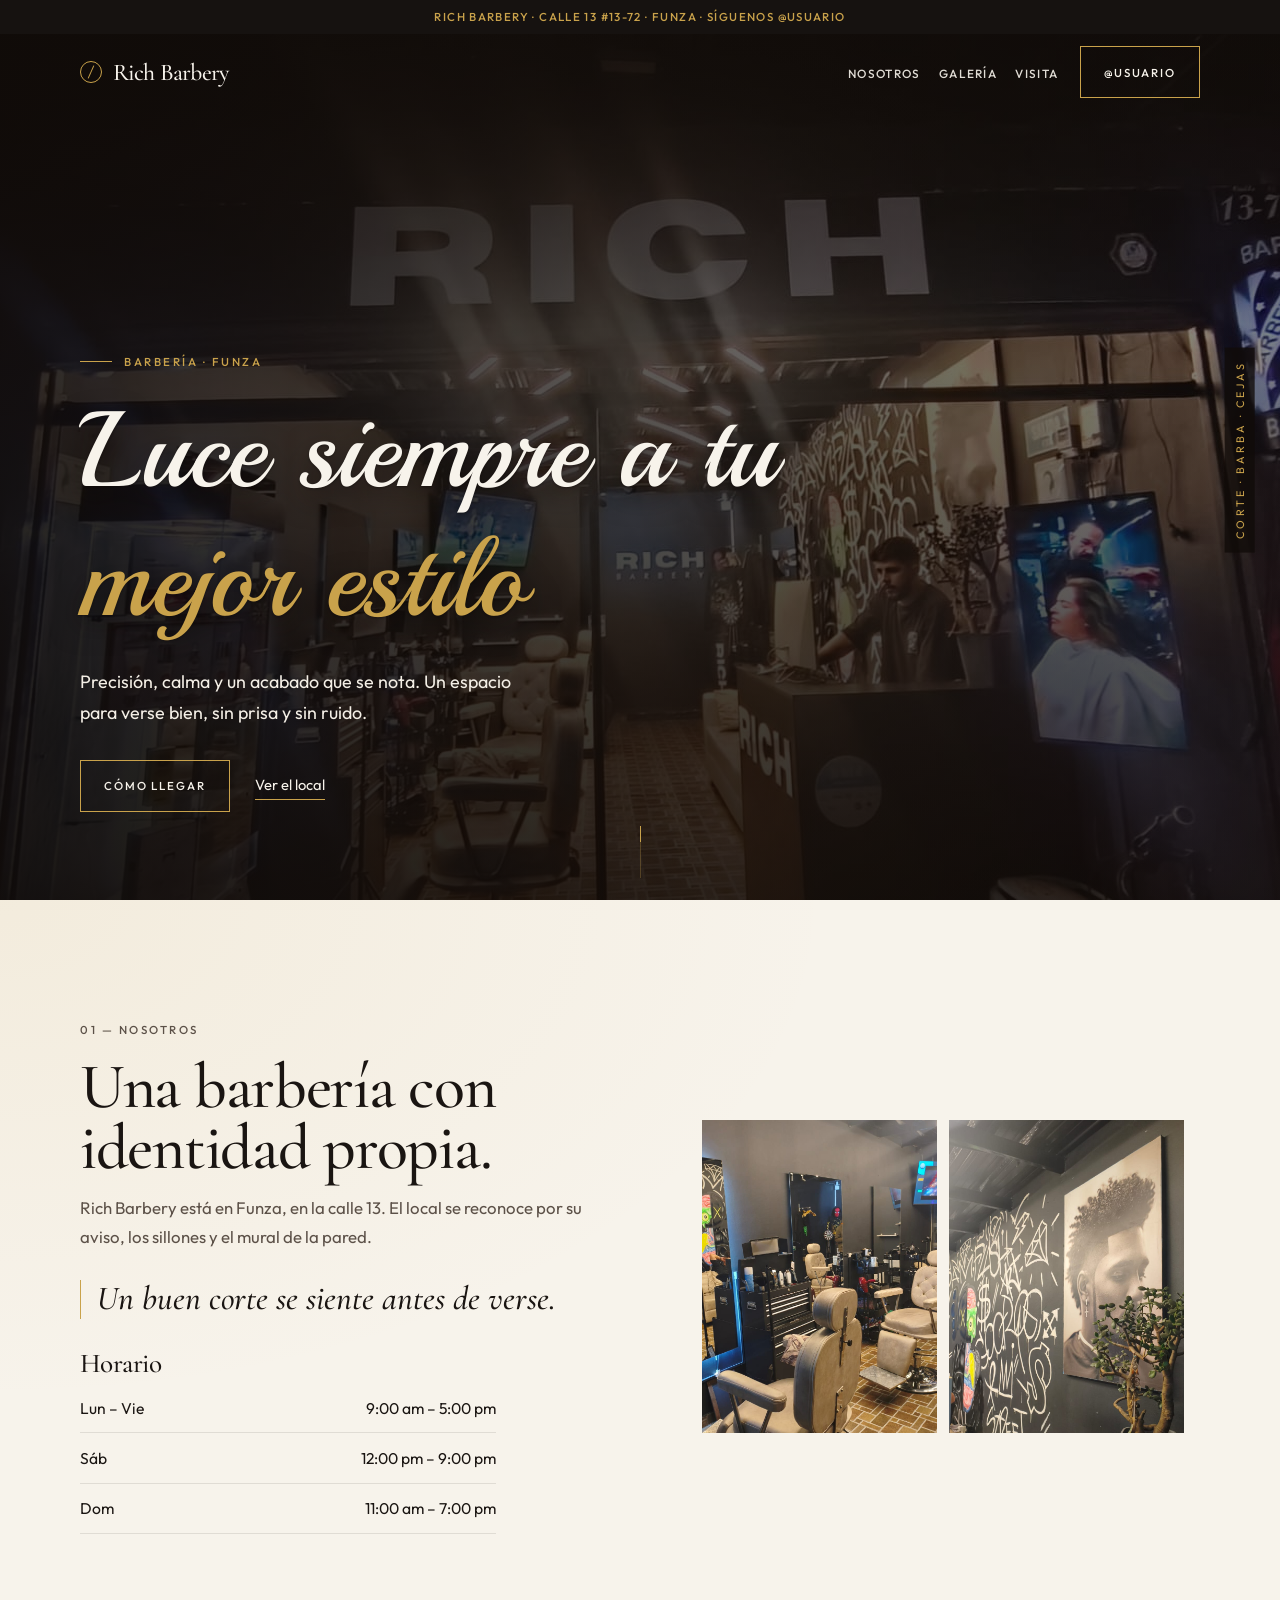
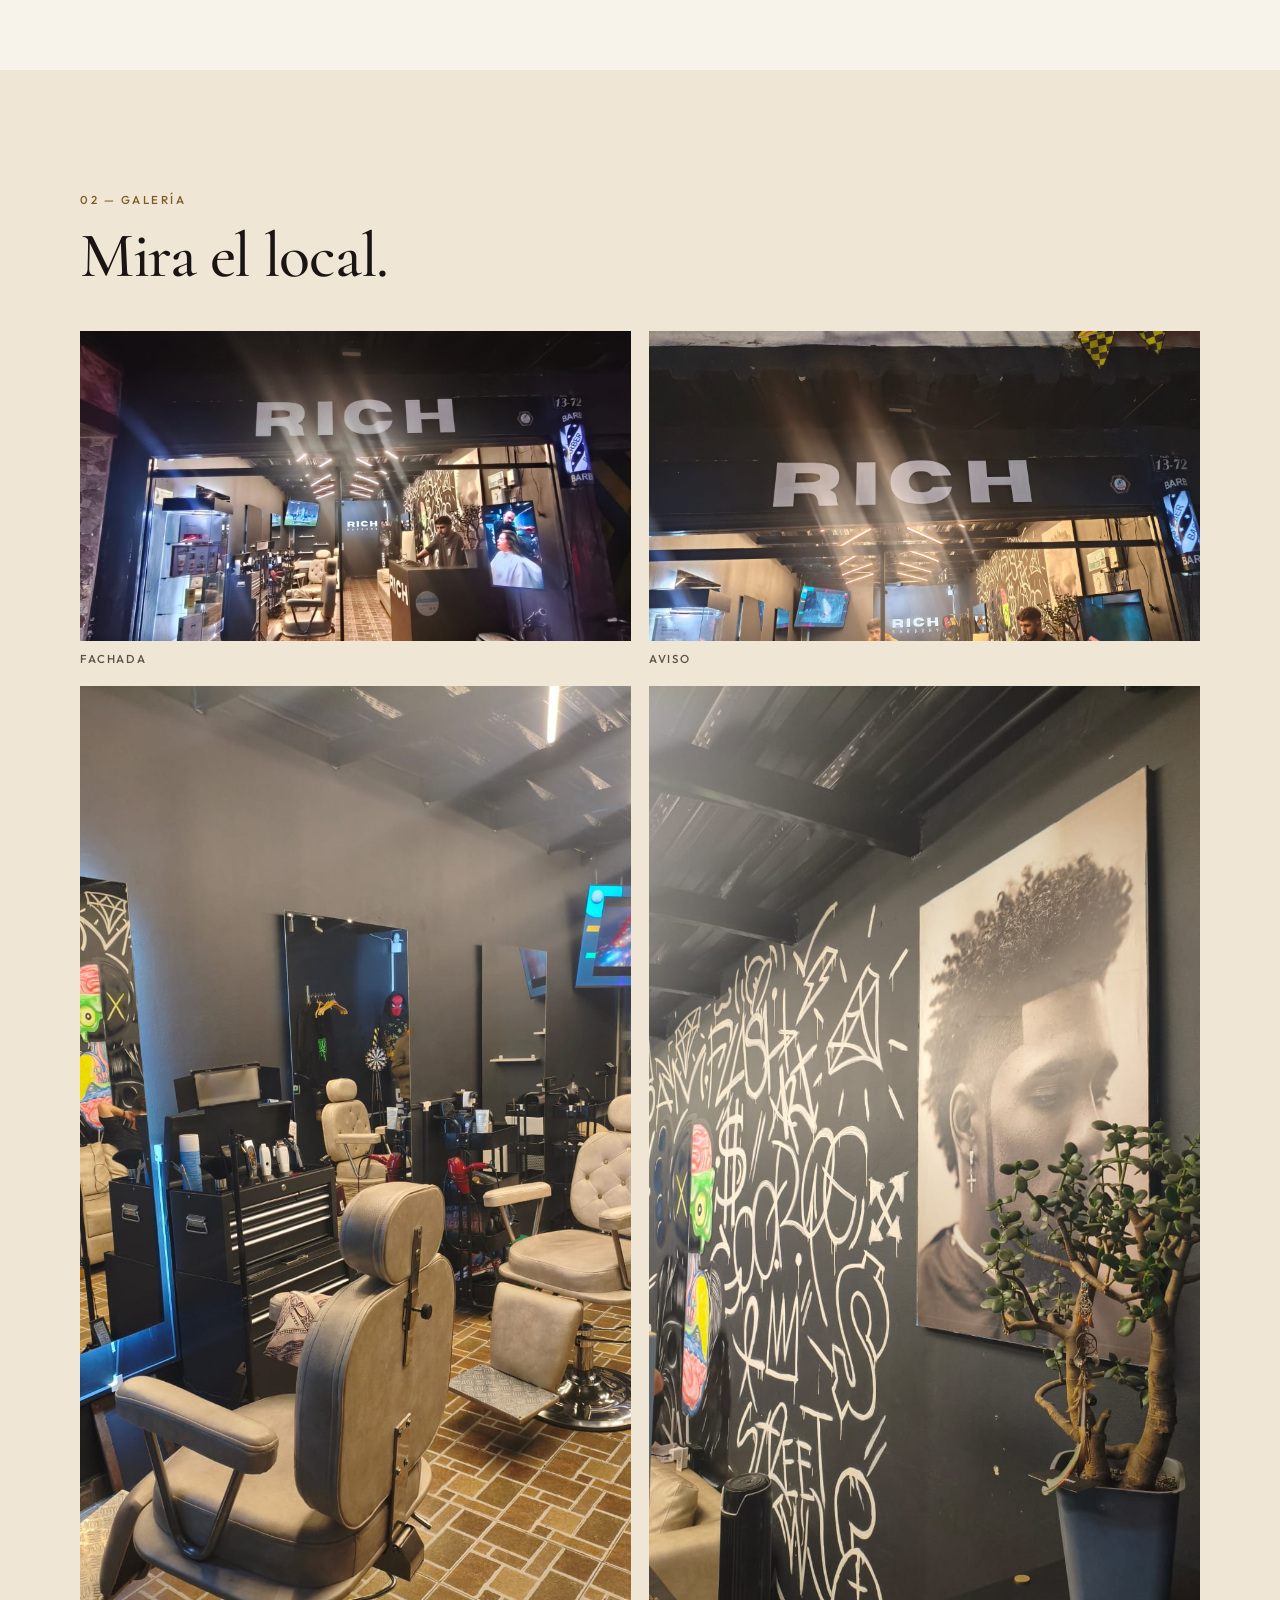
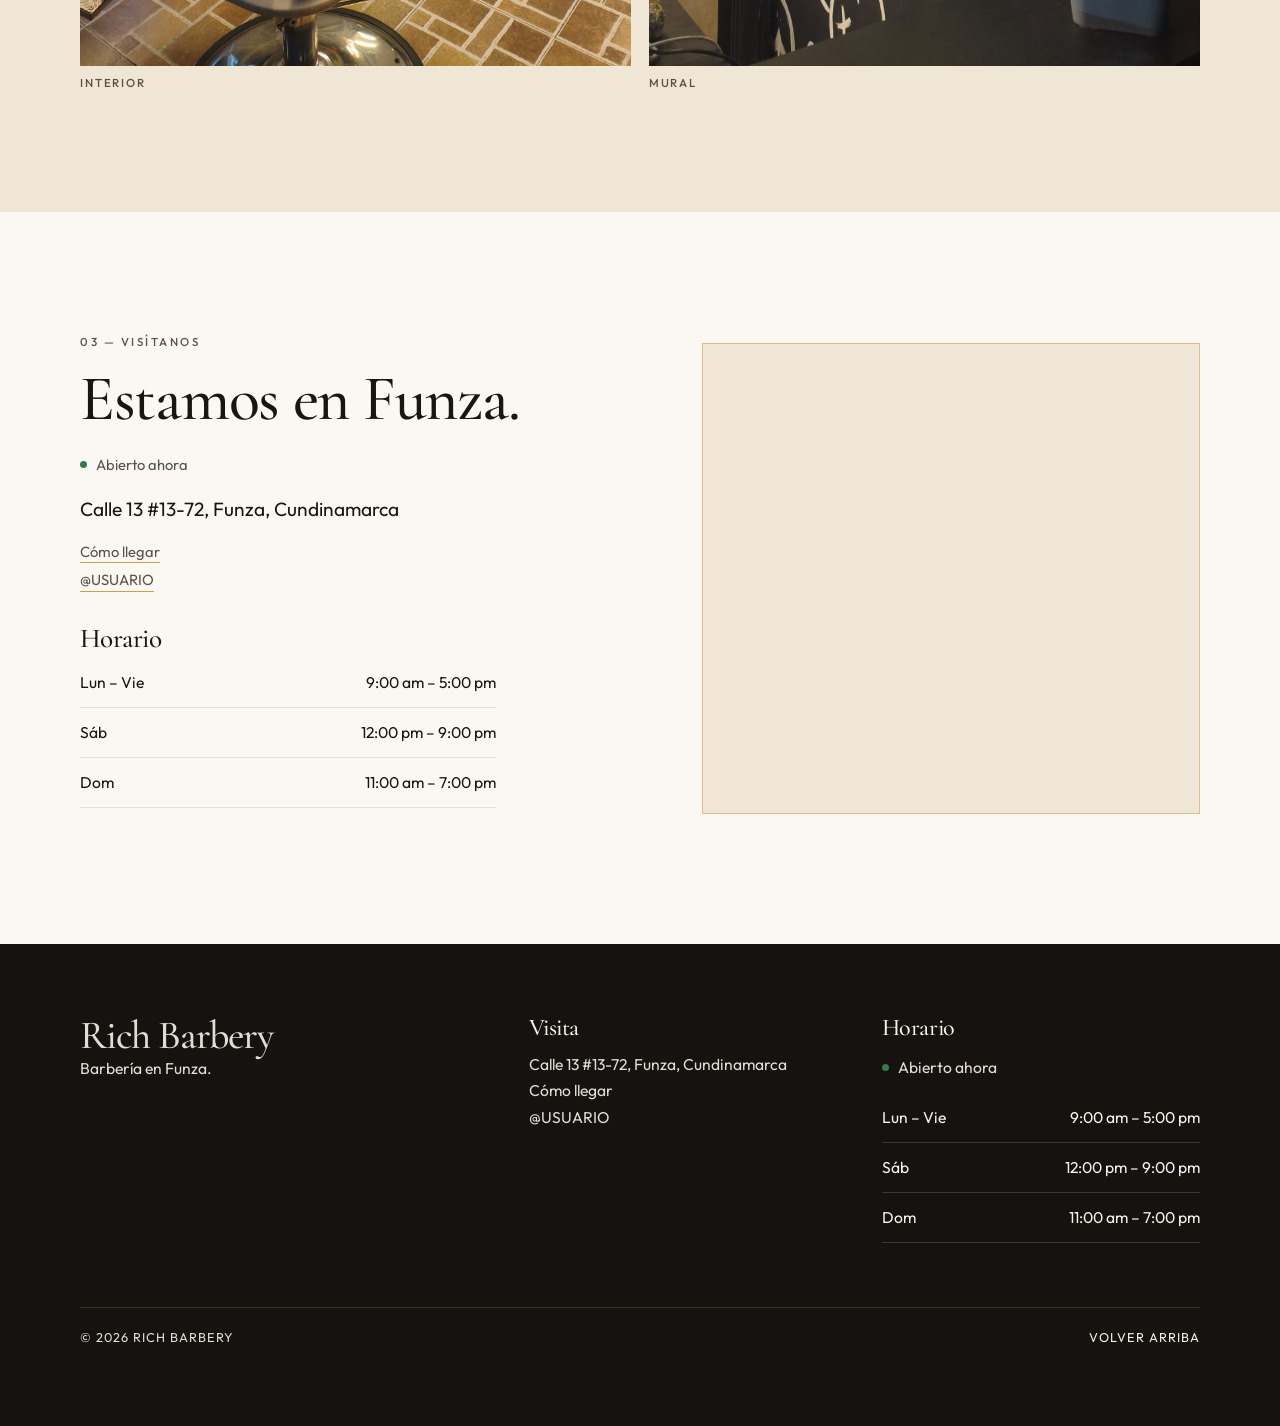
<file: index.html>
<!DOCTYPE html>
<html lang="es-CO">
<head>
  <meta charset="UTF-8">
  <meta name="viewport" content="width=device-width, initial-scale=1.0">
  <title>Rich Barbery · Barbería en Funza</title>
  <meta name="description" content="Rich Barbery: barbería con identidad propia en Funza, Cundinamarca. Mira el local, síguenos en Instagram y encuentra cómo llegar.">
  <link rel="canonical" href="index.html">
  <meta name="theme-color" content="#161210">
  <link rel="manifest" href="manifest.webmanifest">
  <meta property="og:type" content="website">
  <meta property="og:locale" content="es_CO">
  <meta property="og:site_name" content="Rich Barbery">
  <meta property="og:title" content="Rich Barbery · Barbería en Funza">
  <meta property="og:description" content="Rich Barbery: barbería con identidad propia en Funza, Cundinamarca. Mira el local, síguenos en Instagram y encuentra cómo llegar.">
  <meta property="og:url" content="index.html">
  <meta property="og:image" content="assets/fotos/fachada.jpg">
  <meta property="og:image:secure_url" content="assets/fotos/fachada.jpg">
  <meta property="og:image:width" content="1600">
  <meta property="og:image:height" content="900">
  <meta property="og:image:alt" content="Fachada de Rich Barbery en Funza, con el aviso RICH sobre la entrada.">
  <meta name="twitter:card" content="summary_large_image">
  <meta name="twitter:title" content="Rich Barbery · Barbería en Funza">
  <meta name="twitter:description" content="Rich Barbery: barbería con identidad propia en Funza, Cundinamarca. Mira el local, síguenos en Instagram y encuentra cómo llegar.">
  <meta name="twitter:image" content="assets/fotos/fachada.jpg">
  <meta name="twitter:image:alt" content="Fachada de Rich Barbery en Funza, con el aviso RICH sobre la entrada.">
  <link rel="icon" href="assets/favicon.svg" type="image/svg+xml">
  <link rel="preload" href="assets/fonts/outfit.woff2" as="font" type="font/woff2" crossorigin>
  <link rel="preload" href="assets/fonts/cormorant.woff2" as="font" type="font/woff2" crossorigin>
  <link rel="preload" href="assets/fonts/playball.woff2" as="font" type="font/woff2" crossorigin>
  <link rel="preload" as="image" href="assets/fotos/fachada.jpg" fetchpriority="high">
  <link rel="stylesheet" href="css/styles.css">
  <script type="application/ld+json" id="schema-negocio">
  {
    "@context": "https://schema.org",
    "@type": ["HairSalon", "BarberShop"],
    "name": "Rich Barbery",
    "image": "assets/fotos/fachada.jpg",
    "address": {
      "@type": "PostalAddress",
      "streetAddress": "Calle 13 #13-72",
      "addressLocality": "Funza",
      "addressRegion": "Cundinamarca",
      "addressCountry": "CO"
    },
    "hasMap": "https://www.google.com/maps/search/?api=1&query=Rich%20Barbery%2C%20Calle%2013%20%2313-72%2C%20Funza%2C%20Cundinamarca",
    "sameAs": ["https://www.instagram.com/USUARIO/"],
    "openingHoursSpecification": [{
      "@type": "OpeningHoursSpecification",
      "dayOfWeek": ["Monday", "Tuesday", "Wednesday", "Thursday", "Friday"],
      "opens": "09:00",
      "closes": "17:00"
    }, {
      "@type": "OpeningHoursSpecification",
      "dayOfWeek": ["Saturday"],
      "opens": "12:00",
      "closes": "21:00"
    }, {
      "@type": "OpeningHoursSpecification",
      "dayOfWeek": ["Sunday"],
      "opens": "11:00",
      "closes": "19:00"
    }]
  }
  </script>
  <script src="js/absoluto.js"></script>
  <script>
    document.documentElement.classList.add("js");
    window.setTimeout(function () {
      document.querySelectorAll(".reveal").forEach(function (node) {
        node.classList.add("is-visible");
      });
    }, 1800);
  </script>
</head>
<body>
  <a class="skip-link" href="#contenido">Saltar al contenido</a>
  <p class="cinta" data-cinta>RICH BARBERY · CALLE 13 #13-72 · FUNZA · SÍGUENOS @USUARIO</p>

  <header class="site-header" data-header>
    <div class="wrap header-bar">
      <a class="logo" href="#inicio" aria-label="Rich Barbery, inicio">
        <span class="logo-mark" aria-hidden="true"></span>
        <span class="logo-text" data-nombre>Rich Barbery</span>
      </a>

      <nav class="nav" id="nav-menu" data-nav aria-label="Principal">
        <ul class="nav-list">
          <li><a class="nav-link" href="#nosotros">Nosotros</a></li>
          <li><a class="nav-link" href="#galeria">Galería</a></li>
          <li><a class="nav-link" href="#visita">Visita</a></li>
        </ul>
        <a class="btn btn-nav" data-red="instagram" href="https://www.instagram.com/USUARIO/" target="_blank" rel="noopener">@USUARIO</a>
        <span data-whatsapp-mount data-whatsapp-class="btn btn-nav"></span>
      </nav>

      <button class="nav-toggle" type="button" data-nav-toggle aria-expanded="false" aria-controls="nav-menu">
        <span class="nav-toggle-box" aria-hidden="true"><span></span><span></span></span>
        <span class="sr-only">Abrir menú</span>
      </button>
    </div>
  </header>

  <main id="contenido" tabindex="-1">
    <section class="hero" id="inicio">
      <div class="hero-media">
        <img src="assets/fotos/fachada.jpg" width="1600" height="900" alt="Fachada de Rich Barbery en Funza, con el aviso RICH sobre la entrada de la calle 13." fetchpriority="high" decoding="async">
      </div>
      <div class="hero-overlay" aria-hidden="true"></div>
      <p class="hero-side" aria-hidden="true">Corte · Barba · Cejas</p>

      <div class="wrap hero-content">
        <p class="eyebrow"><i></i> Barbería · Funza</p>
        <h1>Luce siempre a tu <span>mejor estilo</span></h1>
        <p class="hero-lead">Precisión, calma y un acabado que se nota. Un espacio para verse bien, sin prisa y sin ruido.</p>
        <div class="hero-actions">
          <a class="btn" href="#visita">Cómo llegar</a>
          <a class="text-link" href="#galeria">Ver el local</a>
        </div>
      </div>
      <a class="scroll-hint" href="#nosotros" aria-label="Bajar a la sección nosotros"><span></span></a>
    </section>

    <section class="section about" id="nosotros">
      <div class="wrap about-grid">
        <div class="about-copy reveal">
          <p class="kicker">01 — Nosotros</p>
          <h2>Una barbería con identidad propia.</h2>
          <p>Rich Barbery está en Funza, en la calle 13. El local se reconoce por su aviso, los sillones y el mural de la pared.</p>
          <blockquote class="pull">Un buen corte se siente antes de verse.</blockquote>
          <h3 class="hours-title">Horario</h3>
          <ul class="hours" data-horario>
            <li><span>Lun – Vie</span><span>9:00 am – 5:00 pm</span></li>
            <li><span>Sáb</span><span>12:00 pm – 9:00 pm</span></li>
            <li><span>Dom</span><span>11:00 am – 7:00 pm</span></li>
          </ul>
        </div>
        <div class="about-media reveal" data-delay="1">
          <div class="about-photos">
            <img src="assets/fotos/interior.jpg" width="900" height="1600" alt="Sillones de barbería, cajonera negra y espejos dentro de Rich Barbery." loading="lazy" decoding="async">
            <img src="assets/fotos/mural.jpg" width="900" height="1600" alt="Mural, retrato y planta en una pared de Rich Barbery." loading="lazy" decoding="async">
          </div>
        </div>
      </div>
    </section>

    <section class="section galeria" id="galeria">
      <div class="wrap">
        <header class="section-head reveal">
          <p class="kicker">02 — Galería</p>
          <h2>Mira el local.</h2>
        </header>
        <div class="galeria-grid">
          <figure class="reveal">
            <img src="assets/fotos/fachada.jpg" width="1600" height="900" alt="Entrada de Rich Barbery en la calle 13, en Funza." loading="lazy" decoding="async">
            <figcaption>Fachada</figcaption>
          </figure>
          <figure class="reveal" data-delay="1">
            <img src="assets/fotos/aviso.jpg" width="1600" height="900" alt="Aviso RICH en la fachada de la barbería." loading="lazy" decoding="async">
            <figcaption>Aviso</figcaption>
          </figure>
          <figure class="reveal">
            <img src="assets/fotos/interior.jpg" width="900" height="1600" alt="Interior de Rich Barbery, con sillones y espejos." loading="lazy" decoding="async">
            <figcaption>Interior</figcaption>
          </figure>
          <figure class="reveal" data-delay="1">
            <img src="assets/fotos/mural.jpg" width="900" height="1600" alt="Retrato, grafiti y planta junto al mural del local." loading="lazy" decoding="async">
            <figcaption>Mural</figcaption>
          </figure>
        </div>
      </div>
    </section>

    <section class="section visit" id="visita">
      <div class="wrap visit-grid">
        <div class="visit-copy reveal">
          <p class="kicker">03 — Visítanos</p>
          <h2>Estamos en Funza.</h2>
          <p class="status" data-open-status>
            <span class="status-dot" aria-hidden="true"></span>
            <span data-open-label>Horario por confirmar</span>
          </p>
          <address data-direccion>Calle 13 #13-72, Funza, Cundinamarca</address>
          <p><a class="text-link" data-maps href="https://www.google.com/maps/search/?api=1&query=Rich%20Barbery%2C%20Calle%2013%20%2313-72%2C%20Funza%2C%20Cundinamarca" target="_blank" rel="noopener">Cómo llegar</a></p>
          <p><a class="text-link" data-red="instagram" href="https://www.instagram.com/USUARIO/" target="_blank" rel="noopener">@USUARIO</a></p>
          <p data-whatsapp-mount></p>

          <h3 class="hours-title">Horario</h3>
          <ul class="hours" data-horario>
            <li><span>Lun – Vie</span><span>9:00 am – 5:00 pm</span></li>
            <li><span>Sáb</span><span>12:00 pm – 9:00 pm</span></li>
            <li><span>Dom</span><span>11:00 am – 7:00 pm</span></li>
          </ul>
        </div>

        <div class="map-frame reveal" data-map data-delay="1">
          <p class="map-fallback" data-map-fallback>El mapa aparece al llegar a esta sección. Si prefieres, usa Cómo llegar.</p>
        </div>
      </div>
    </section>
  </main>

  <footer class="site-footer">
    <div class="wrap footer-grid">
      <div class="footer-brand">
        <p class="logo-text" data-nombre>Rich Barbery</p>
        <p>Barbería en Funza.</p>
      </div>
      <div>
        <h2>Visita</h2>
        <p data-direccion>Calle 13 #13-72, Funza, Cundinamarca</p>
        <p><a data-maps href="https://www.google.com/maps/search/?api=1&query=Rich%20Barbery%2C%20Calle%2013%20%2313-72%2C%20Funza%2C%20Cundinamarca" target="_blank" rel="noopener">Cómo llegar</a></p>
        <p><a data-red="instagram" href="https://www.instagram.com/USUARIO/" target="_blank" rel="noopener">@USUARIO</a></p>
        <p data-whatsapp-mount></p>
      </div>
      <div>
        <h2>Horario</h2>
        <p class="status footer-status" data-open-status>
          <span class="status-dot" aria-hidden="true"></span>
          <span data-open-label>Horario por confirmar</span>
        </p>
        <ul class="hours" data-horario>
          <li><span>Lun – Vie</span><span>9:00 am – 5:00 pm</span></li>
          <li><span>Sáb</span><span>12:00 pm – 9:00 pm</span></li>
          <li><span>Dom</span><span>11:00 am – 7:00 pm</span></li>
        </ul>
      </div>
    </div>
    <div class="wrap footer-bottom">
      <p>© <span data-year>2026</span> <span data-nombre>Rich Barbery</span></p>
      <p><a href="#contenido">Volver arriba</a></p>
    </div>
  </footer>

  <script type="module" src="js/contenido.js"></script>
</body>
</html>
</file>
<file: css/styles.css>
:root {
  --gold: #c9a24b;
  --gold-deep: #7a5c22;
  --espresso: #161210;
  --brown: #241c17;
  --brown-mid: #3a2f27;
  --cream: #f7f3eb;
  --cream-deep: #efe6d6;
  --ivory: #fbf8f3;
  --ink: #1a1512;
  --muted: #5c5148;
  --muted-light: rgba(247, 243, 235, 0.9);
  --line: rgba(26, 21, 18, 0.1);
  --gold-line: rgba(201, 162, 75, 0.55);
  --header: 76px;
  --cinta: 0px;
  --serif: "Cormorant Garamond", "Iowan Old Style", Palatino, "Palatino Linotype", serif;
  --sans: Outfit, "Avenir Next", "Segoe UI", sans-serif;
  --ease: cubic-bezier(0.22, 1, 0.36, 1);
}

@font-face {
  font-family: Outfit;
  font-style: normal;
  font-weight: 300 600;
  font-display: swap;
  src: url("../assets/fonts/outfit.woff2") format("woff2");
  unicode-range: U+0000-00FF, U+0131, U+0152-0153, U+02BB-02BC, U+02C6, U+02DA, U+02DC, U+0304, U+0308, U+0329, U+2000-206F, U+20AC, U+2122, U+2191, U+2193, U+2212, U+2215, U+FEFF, U+FFFD;
}

@font-face {
  font-family: "Cormorant Garamond";
  font-style: normal;
  font-weight: 500 700;
  font-display: swap;
  src: url("../assets/fonts/cormorant.woff2") format("woff2");
  unicode-range: U+0000-00FF, U+0131, U+0152-0153, U+02BB-02BC, U+02C6, U+02DA, U+02DC, U+0304, U+0308, U+0329, U+2000-206F, U+20AC, U+2122, U+2191, U+2193, U+2212, U+2215, U+FEFF, U+FFFD;
}

@font-face {
  font-family: "Cormorant Garamond";
  font-style: italic;
  font-weight: 500 600;
  font-display: swap;
  src: url("../assets/fonts/cormorant-italic.woff2") format("woff2");
  unicode-range: U+0000-00FF, U+0131, U+0152-0153, U+02BB-02BC, U+02C6, U+02DA, U+02DC, U+0304, U+0308, U+0329, U+2000-206F, U+20AC, U+2122, U+2191, U+2193, U+2212, U+2215, U+FEFF, U+FFFD;
}

@font-face {
  font-family: Playball;
  font-style: normal;
  font-weight: 400;
  font-display: swap;
  src: url("../assets/fonts/playball.woff2") format("woff2");
  unicode-range: U+0000-00FF, U+0131, U+0152-0153, U+02BB-02BC, U+02C6, U+02DA, U+02DC, U+0304, U+0308, U+0329, U+2000-206F, U+20AC, U+2122, U+2191, U+2193, U+2212, U+2215, U+FEFF, U+FFFD;
}

* { box-sizing: border-box; }

html {
  scroll-behavior: smooth;
  scroll-padding-top: 0;
}

@view-transition {
  navigation: auto;
}

::view-transition-old(root) {
  animation: 0.22s ease both page-fade-out;
}

::view-transition-new(root) {
  animation: 0.28s ease both page-fade-in;
}

@keyframes page-fade-out { to { opacity: 0; } }
@keyframes page-fade-in { from { opacity: 0; } }

@supports not (view-transition-name: none) {
  @media (prefers-reduced-motion: no-preference) {
    body { animation: page-fade-in 0.28s ease; }
  }
}

body {
  margin: 0;
  background: var(--cream);
  color: var(--ink);
  font-family: var(--sans);
  font-weight: 400;
  font-size: 1.05rem;
  line-height: 1.7;
  text-rendering: optimizeLegibility;
}

img { max-width: 100%; display: block; }

h1, h2, h3, .logo-text {
  font-family: var(--serif);
  font-weight: 500;
  letter-spacing: -0.02em;
  line-height: 0.96;
}

h1, h2, h3, p { margin: 0; }

a { color: inherit; }

button, input, select, textarea { font: inherit; color: inherit; }

::selection {
  background: var(--gold);
  color: var(--espresso);
}

:focus-visible {
  outline: 2px solid var(--gold);
  outline-offset: 3px;
}

.sr-only {
  position: absolute;
  width: 1px;
  height: 1px;
  padding: 0;
  margin: -1px;
  overflow: hidden;
  clip: rect(0, 0, 0, 0);
  white-space: nowrap;
  border: 0;
}

.skip-link {
  position: absolute;
  left: 1rem;
  top: -4rem;
  z-index: 90;
  background: var(--gold);
  color: var(--espresso);
  padding: 0.6rem 1rem;
  text-decoration: none;
}

.skip-link:focus { top: 1rem; }

body:has(.cinta:not([hidden])) { --cinta: 2.15rem; }

.cinta {
  position: fixed;
  z-index: 60;
  top: 0;
  left: 0;
  right: 0;
  display: flex;
  align-items: center;
  justify-content: center;
  height: var(--cinta);
  margin: 0;
  padding: 0 0.9rem;
  background: var(--espresso);
  color: var(--gold);
  font-size: clamp(0.58rem, 2.4vw, 0.72rem);
  font-weight: 500;
  letter-spacing: 0.12em;
  line-height: 1.35;
  text-align: center;
  text-transform: uppercase;
  white-space: nowrap;
  overflow: hidden;
}

.cinta[hidden] { display: none; }

@media (max-width: 720px) {
  body:has(.cinta:not([hidden])) { --cinta: 3.45rem; }

  .cinta {
    white-space: normal;
    padding: 0.35rem 0.85rem;
  }
}

.wrap {
  width: min(1120px, calc(100% - 2.5rem));
  margin-inline: auto;
}

.kicker, .eyebrow {
  display: flex;
  align-items: center;
  gap: 0.75rem;
  margin: 0 0 1rem;
  font-size: 0.72rem;
  font-weight: 500;
  letter-spacing: 0.22em;
  text-transform: uppercase;
  color: var(--gold-deep);
}

.eyebrow { color: var(--gold); }

.eyebrow i {
  display: block;
  width: 2rem;
  height: 1px;
  background: var(--gold);
}

/* ---------- Header ---------- */
.site-header {
  position: fixed;
  inset: var(--cinta) 0 auto 0;
  z-index: 50;
  height: var(--header);
  color: var(--cream);
  border-bottom: 1px solid transparent;
  transition: height 0.35s var(--ease), background 0.35s var(--ease), border-color 0.35s var(--ease), backdrop-filter 0.35s var(--ease);
}

.site-header.is-scrolled,
.site-header.is-open {
  background: rgba(22, 18, 16, 0.94);
  backdrop-filter: blur(18px);
  border-bottom-color: var(--gold-line);
}

.site-header.is-scrolled { --header: 64px; }

.site-header.is-open {
  --header: 76px;
  transform: none;
  backdrop-filter: none;
  background: rgba(22, 18, 16, 0.98);
}

.header-bar {
  display: flex;
  align-items: center;
  justify-content: space-between;
  height: var(--header);
}

.logo {
  display: inline-flex;
  align-items: center;
  gap: 0.7rem;
  text-decoration: none;
}

.logo-mark {
  width: 22px;
  height: 22px;
  border: 1px solid var(--gold);
  border-radius: 50%;
  position: relative;
}

.logo-mark::after {
  content: "";
  position: absolute;
  left: 50%;
  top: 3px;
  bottom: 3px;
  width: 1px;
  background: var(--gold);
  transform: translateX(-50%) rotate(24deg);
}

.logo-text {
  font-size: 1.28rem;
  letter-spacing: -0.03em;
  white-space: nowrap;
}

.nav-list {
  display: flex;
  gap: 1.6rem;
  list-style: none;
  margin: 0;
  padding: 0;
}

.nav-link {
  position: relative;
  text-decoration: none;
  font-size: 0.78rem;
  font-weight: 500;
  letter-spacing: 0.14em;
  text-transform: uppercase;
  color: var(--muted-light);
}

button.nav-link {
  border: 0;
  background: transparent;
  padding: 0;
  font-family: inherit;
  cursor: pointer;
}

.nav-link::after {
  content: "";
  position: absolute;
  left: 0;
  right: 0;
  bottom: -0.4rem;
  height: 1px;
  background: var(--gold);
  transform: scaleX(0);
  transform-origin: left;
  transition: transform 0.5s var(--ease);
}

.nav-link:hover,
.nav-link[aria-current="true"] { color: var(--cream); }

.nav-link:hover::after,
.nav-link[aria-current="true"]::after { transform: scaleX(1); }

.nav { display: none; }

.nav-toggle {
  width: 46px;
  height: 46px;
  border: 1px solid var(--gold-line);
  background: transparent;
  color: var(--cream);
  display: grid;
  place-items: center;
  cursor: pointer;
}

.nav-toggle-box {
  width: 18px;
  height: 10px;
  position: relative;
}

.nav-toggle-box span {
  position: absolute;
  left: 0;
  right: 0;
  height: 1px;
  background: currentColor;
  transition: transform 0.3s var(--ease), top 0.3s var(--ease);
}

.nav-toggle-box span:first-child { top: 1px; }
.nav-toggle-box span:last-child { top: 8px; }

.site-header.is-open .nav-toggle-box span:first-child { top: 4px; transform: rotate(40deg); }
.site-header.is-open .nav-toggle-box span:last-child { top: 4px; transform: rotate(-40deg); }

/* ---------- Buttons ---------- */
.btn {
  position: relative;
  overflow: hidden;
  display: inline-flex;
  align-items: center;
  justify-content: center;
  gap: 0.6rem;
  padding: 0.95rem 1.45rem;
  border: 1px solid var(--gold);
  background: transparent;
  color: inherit;
  text-decoration: none;
  font-size: 0.72rem;
  font-weight: 500;
  letter-spacing: 0.16em;
  text-transform: uppercase;
  cursor: pointer;
  transition: background 0.35s var(--ease), color 0.35s var(--ease), transform 0.35s var(--ease);
}

.btn::before {
  content: "";
  position: absolute;
  inset: 0;
  background: linear-gradient(105deg, transparent 36%, rgba(255, 236, 196, 0.42) 50%, transparent 64%);
  transform: translateX(-120%);
  transition: transform 0.7s var(--ease);
  pointer-events: none;
}

.btn:hover::before { transform: translateX(120%); }

.btn:hover {
  background: var(--gold);
  color: var(--espresso);
  transform: translateY(-2px);
}

.btn:active { transform: translateY(0) scale(0.985); }

.btn-dark { color: var(--ink); }

.btn-block { width: 100%; }

.text-link {
  color: inherit;
  text-decoration: none;
  font-size: 0.92rem;
  border-bottom: 1px solid var(--gold);
  padding-bottom: 0.1rem;
  transition: color 0.3s var(--ease);
}

.text-link:hover { color: var(--gold-deep); }

.hero .text-link:hover,
.site-footer .text-link:hover,
.quotes .text-link:hover { color: var(--gold); }

/* ---------- Hero ---------- */
.hero {
  position: relative;
  min-height: 100svh;
  display: grid;
  align-items: end;
  color: var(--cream);
  isolation: isolate;
  overflow: hidden;
}

.hero-media,
.hero-overlay {
  position: absolute;
  inset: 0;
}

.hero-media { z-index: -2; }

.hero-media picture {
  display: block;
  height: 100%;
}

.hero-media img {
  width: 100%;
  height: 100%;
  object-fit: cover;
  object-position: center 54%;
}

@media (min-width: 900px) {
  .hero-media img { object-position: center 72%; }
}

.hero-overlay {
  z-index: -1;
  background:
    linear-gradient(100deg, rgba(16, 11, 8, 0.88) 0%, rgba(16, 11, 8, 0.62) 46%, rgba(16, 11, 8, 0.34) 100%),
    linear-gradient(180deg, rgba(16, 11, 8, 0.72) 0%, rgba(16, 11, 8, 0.16) 36%, rgba(16, 11, 8, 0.74) 100%);
}

.hero-content {
  padding: 7.5rem 0 5.5rem;
}

.hero h1 {
  max-width: 10em;
  font-family: Playball, cursive;
  font-weight: 400;
  font-size: clamp(3.15rem, 12vw, 6.7rem);
  line-height: 1.2;
  letter-spacing: 0;
  text-transform: none;
  color: var(--cream);
  text-shadow: 0 1px 2px rgba(16, 11, 8, 0.45), 0 10px 28px rgba(16, 11, 8, 0.55);
  hyphens: none;
}

.hero h1 span {
  color: var(--gold);
  white-space: nowrap;
  text-shadow: inherit;
}

.hero-lead {
  max-width: 36ch;
  margin-top: 1.4rem;
  color: #f4efe6;
  font-weight: 400;
  font-size: 1.12rem;
}

.hero-actions {
  display: flex;
  flex-wrap: wrap;
  align-items: center;
  gap: 1.3rem 1.6rem;
  margin-top: 2rem;
}

.hero-side {
  display: none;
  position: absolute;
  right: 1.6rem;
  top: 50%;
  margin: 0;
  writing-mode: vertical-rl;
  transform: translateY(-50%) rotate(180deg);
  letter-spacing: 0.28em;
  text-transform: uppercase;
  font-size: 0.68rem;
  color: var(--gold);
  background: rgba(16, 11, 8, 0.78);
  padding: 0.85rem 0.35rem;
}

.scroll-hint {
  position: absolute;
  left: 50%;
  bottom: 1.4rem;
  width: 1px;
  height: 52px;
  overflow: hidden;
  background: rgba(201, 162, 75, 0.28);
}

.scroll-hint span {
  display: block;
  width: 1px;
  height: 16px;
  background: var(--gold);
  animation: scroll-cue 1.8s var(--ease) infinite;
}

@keyframes scroll-cue {
  0% { transform: translateY(-18px); opacity: 0; }
  30% { opacity: 1; }
  100% { transform: translateY(52px); opacity: 0; }
}

/* ---------- Sections ---------- */
.section {
  padding: 5.5rem 0;
  scroll-margin-top: calc(var(--header) + var(--cinta) + 18px);
}

.section-head {
  max-width: 38rem;
  margin-bottom: 2.8rem;
}

.section-head h2,
.about h2,
.visit h2 {
  font-size: clamp(2.5rem, 5vw, 4.3rem);
  margin-bottom: 1rem;
}

.section-head p:last-child,
.about-copy p,
.visit-copy > p {
  color: var(--muted);
  max-width: 46ch;
}

.section-head-light p:last-child,
.quotes .section-head h2 { color: var(--cream); }

.section-head-light .kicker,
.quotes .kicker { color: var(--gold); }

.section-head-light p:last-child { color: var(--muted-light); }

.js .reveal {
  opacity: 0;
  transform: translateY(16px);
  transition: opacity 0.7s var(--ease), transform 0.7s var(--ease), border-color 0.35s var(--ease);
}

.js .reveal.is-visible {
  opacity: 1;
  transform: none;
}

.reveal[data-delay="1"] { transition-delay: 0.12s; }
.reveal[data-delay="2"] { transition-delay: 0.22s; }

/* ---------- About ---------- */
.about {
  background:
    radial-gradient(ellipse at 0% 0%, rgba(201, 162, 75, 0.09), transparent 46%),
    var(--cream);
}

.about-copy p + p { margin-top: 1rem; }

.pull {
  margin: 1.8rem 0 0;
  padding-left: 1rem;
  border-left: 1px solid var(--gold);
  font-family: var(--serif);
  font-style: italic;
  font-size: clamp(1.6rem, 3vw, 2.1rem);
  line-height: 1.15;
  color: var(--ink);
}

.stats {
  display: grid;
  grid-template-columns: repeat(3, minmax(0, 1fr));
  gap: 1rem;
  list-style: none;
  margin: 2rem 0 0;
  padding: 1.3rem 0 0;
  border-top: 1px solid var(--line);
}

.stats strong {
  display: block;
  min-width: 2ch;
  font-family: var(--serif);
  font-size: 2.4rem;
  font-weight: 500;
  font-variant-numeric: tabular-nums;
  line-height: 1;
  color: var(--gold-deep);
}

.stats span {
  display: block;
  margin-top: 0.35rem;
  font-size: 0.82rem;
  color: var(--muted);
}

.about-media {
  position: relative;
  margin-top: 2.8rem;
  padding: 0 16px 16px 0;
}

.about-photos {
  display: grid;
  gap: 0.75rem;
  position: relative;
  z-index: 1;
}

.about-media img {
  width: 100%;
  height: auto;
  aspect-ratio: 3 / 4;
  object-fit: cover;
  position: relative;
  z-index: 1;
}

.about-photos picture:first-child img { object-position: center 12%; }

.about-photos picture:last-child img { object-position: center 38%; }

.about-frame {
  position: absolute;
  inset: 16px 0 0 16px;
  border: 1px solid var(--gold);
}

/* ---------- Services ---------- */
.services { background: var(--cream-deep); }

.service-grid {
  display: grid;
  gap: 0.9rem;
  list-style: none;
  margin: 0;
  padding: 0;
}

.service-card {
  display: flex;
  flex-direction: column;
  min-height: 250px;
  padding: 1.6rem 1.4rem 1.35rem;
  background: var(--ivory);
  border: 1px solid transparent;
  box-shadow: inset 0 0 0 1px rgba(26, 21, 18, 0.06);
  transition: transform 0.35s var(--ease), border-color 0.35s var(--ease);
}

.service-card:hover,
.js .service-card.reveal.is-visible:hover {
  transform: translateY(-4px);
  border-color: var(--gold);
  transition-delay: 0s;
}

.service-card:hover .price,
.service-open:focus-visible .price {
  color: var(--gold-deep);
}

.icon {
  display: block;
  width: 32px;
  height: 32px;
  margin-bottom: 1.3rem;
  color: var(--gold);
}

.icon svg {
  width: 100%;
  height: 100%;
  fill: none;
  stroke: currentColor;
  stroke-width: 1.2;
  stroke-linecap: round;
  stroke-linejoin: round;
}

.service-card h3 {
  font-size: 1.85rem;
  margin-bottom: 0.55rem;
}

.service-card p { color: var(--muted); font-size: 0.98rem; }

.price {
  margin-top: auto;
  padding-top: 1.4rem;
  font-family: var(--serif);
  font-size: 1.7rem;
  color: var(--ink);
  letter-spacing: 0;
  transition: color 0.4s var(--ease);
}

.price::before {
  content: "";
  display: block;
  width: 1.8rem;
  height: 1px;
  margin-bottom: 0.7rem;
  background: var(--gold);
}

.price a,
.service-sheet-price a {
  color: inherit;
  text-decoration: underline;
  text-underline-offset: 0.16em;
}

.price a { font-size: 1.15rem; }

.service-sheet-price a { font-size: 1.35rem; }

/* ---------- Testimonials ---------- */
.quotes {
  background: var(--brown);
  color: var(--cream);
}

.carousel-viewport { display: grid; }

.quote {
  grid-area: 1 / 1;
  margin: 0;
  visibility: hidden;
  transition: visibility 0.45s;
}

.quote.is-active { visibility: visible; }

.quote blockquote,
.quote figcaption {
  opacity: 0;
  transform: translateY(12px);
  transition: opacity 0.55s var(--ease), transform 0.6s var(--ease);
}

.quote.is-active blockquote {
  opacity: 1;
  transform: none;
}

.quote.is-active figcaption {
  opacity: 1;
  transform: none;
  transition-delay: 0.12s;
}

.quote blockquote {
  margin: 0;
  max-width: 18em;
  font-family: var(--serif);
  font-style: italic;
  font-weight: 500;
  font-size: clamp(1.8rem, 4vw, 3.1rem);
  line-height: 1.12;
}

.quote blockquote::before {
  content: "“";
  display: block;
  margin-bottom: 0.4rem;
  color: var(--gold);
  font-style: normal;
  font-size: 3rem;
  line-height: 0.6;
}

.quote figcaption {
  margin-top: 1.5rem;
  font-size: 0.95rem;
}

.quote figcaption span {
  display: block;
  margin-top: 0.15rem;
  color: var(--gold);
  font-size: 0.75rem;
  letter-spacing: 0.14em;
  text-transform: uppercase;
}

.carousel-controls {
  display: flex;
  align-items: center;
  gap: 0.8rem;
  margin-top: 2rem;
}

.carousel-btn {
  width: 44px;
  height: 44px;
  border: 1px solid var(--gold-line);
  background: transparent;
  color: var(--cream);
  cursor: pointer;
  display: grid;
  place-items: center;
  transition: background 0.3s var(--ease), color 0.3s var(--ease);
}

.carousel-btn svg {
  width: 18px;
  height: 18px;
  fill: none;
  stroke: currentColor;
  stroke-width: 1.4;
}

.carousel-btn:hover {
  background: var(--gold);
  color: var(--espresso);
}

.dots { display: flex; gap: 0.45rem; }

.dot {
  width: 22px;
  height: 2px;
  padding: 0;
  border: 0;
  background: rgba(247, 243, 235, 0.28);
  cursor: pointer;
}

.dot[aria-selected="true"] { background: var(--gold); }

/* ---------- Visit ---------- */
.visit { background: var(--ivory); }

.visit address {
  margin: 1.2rem 0 0.8rem;
  font-style: normal;
  font-size: 1.2rem;
  line-height: 1.45;
}

.status {
  display: inline-flex;
  align-items: center;
  gap: 0.55rem;
  margin-top: 0.4rem;
  font-size: 0.92rem;
}

.status-dot {
  width: 7px;
  height: 7px;
  border-radius: 50%;
  background: var(--muted);
}

.status.is-open .status-dot { background: #2f7d4a; }
.status.is-closed .status-dot { background: #8c4b32; }

.hours-title {
  margin: 2rem 0 0.4rem;
  font-size: 1.7rem;
}

.hours {
  list-style: none;
  margin: 0 0 1rem;
  padding: 0;
  max-width: 26rem;
}

.hours li {
  display: flex;
  justify-content: space-between;
  gap: 1.5rem;
  padding: 0.7rem 0;
  border-bottom: 1px solid var(--line);
  font-size: 0.98rem;
}

.visit-note {
  margin: 0.4rem 0 1.5rem;
  color: var(--muted);
  font-size: 0.95rem;
}

.phone-line {
  margin: 0.85rem 0 0;
  font-family: var(--serif);
  font-size: 1.55rem;
  line-height: 1.2;
}

.phone-line a {
  text-decoration: none;
  border-bottom: 1px solid var(--gold);
}

.phone-line a:hover { color: var(--gold-deep); }

.map-frame {
  margin-top: 2.2rem;
  min-height: 320px;
  border: 1px solid var(--gold-line);
  background: var(--cream-deep);
}

.map-frame iframe {
  width: 100%;
  height: 100%;
  min-height: 320px;
  border: 0;
  filter: saturate(0.75) contrast(1.05);
}

/* ---------- Footer ---------- */
.site-footer {
  background: var(--espresso);
  color: var(--cream);
  padding: 4.5rem 0 4.8rem;
}

.footer-grid {
  display: grid;
  gap: 2.2rem;
}

.footer-brand .logo-text {
  font-size: clamp(2rem, 8vw, 2.5rem);
  white-space: normal;
}

.site-footer h2 {
  margin-bottom: 0.7rem;
  font-size: 1.5rem;
}

.site-footer p { color: var(--muted-light); font-size: 0.98rem; }

.site-footer a { text-decoration: none; }

.site-footer a:hover { color: var(--gold); }

.footer-cta .btn { margin: 0.4rem 0 1.2rem; }

.social {
  display: flex;
  gap: 0.6rem;
  list-style: none;
  margin: 0;
  padding: 0;
}

.social a {
  width: 42px;
  height: 42px;
  display: grid;
  place-items: center;
  border: 1px solid var(--gold-line);
  color: var(--cream);
  transition: background 0.3s var(--ease), color 0.3s var(--ease);
}

.social a:hover {
  background: var(--gold);
  color: var(--espresso);
}

.social svg {
  width: 18px;
  height: 18px;
  fill: none;
  stroke: currentColor;
  stroke-width: 1.3;
}

.footer-bottom {
  display: flex;
  justify-content: space-between;
  gap: 1rem;
  margin-top: 3rem;
  padding-top: 1.2rem;
  border-top: 1px solid rgba(201, 162, 75, 0.22);
}

.footer-bottom p {
  margin: 0;
  font-size: 0.8rem;
  letter-spacing: 0.08em;
  text-transform: uppercase;
}

.access-link {
  color: #e4d9c8;
  text-decoration: none;
}

.access-link:hover { color: var(--gold); opacity: 1; }

/* ---------- Floating CTA ---------- */
.fab {
  position: fixed;
  right: 1rem;
  bottom: calc(1rem + env(safe-area-inset-bottom));
  z-index: 45;
  display: inline-flex;
  align-items: center;
  width: max-content;
  padding: 0.95rem 1.2rem;
  background: var(--gold);
  color: var(--espresso);
  text-decoration: none;
  font-size: 0.72rem;
  font-weight: 600;
  letter-spacing: 0.16em;
  text-transform: uppercase;
  box-shadow: 0 12px 30px rgba(16, 11, 8, 0.28);
  transition: transform 0.3s var(--ease);
}

.fab:hover { transform: translateY(-2px); color: var(--espresso); }

body.is-locked {
  overflow: hidden;
}

body.is-locked .fab {
  opacity: 0;
  pointer-events: none;
}

/* ---------- Modal ---------- */
.modal[hidden] { display: none; }

.modal {
  position: fixed;
  inset: 0;
  z-index: 80;
  display: grid;
  place-items: end center;
}

.modal-backdrop {
  position: absolute;
  inset: 0;
  background: rgba(16, 11, 8, 0.66);
  backdrop-filter: blur(10px);
  animation: backdrop-in 0.4s var(--ease);
}

.modal-panel {
  position: relative;
  width: min(480px, 100%);
  max-height: min(92svh, 760px);
  overflow: auto;
  padding: 1.6rem 1.3rem 1.5rem;
  background: var(--ivory);
  color: var(--ink);
  border-top: 2px solid var(--gold);
  animation: modal-in 0.48s var(--ease);
}

.modal.is-closing .modal-backdrop { animation: backdrop-out 0.32s var(--ease) forwards; }

.modal.is-closing .modal-panel { animation: modal-out 0.34s var(--ease) forwards; }

.modal-panel h2 {
  font-size: 2.6rem;
  margin-bottom: 0.6rem;
}

.modal-lead {
  margin-bottom: 1.3rem;
  color: var(--muted);
  font-size: 0.98rem;
}

.modal-close {
  position: absolute;
  top: 1rem;
  right: 1rem;
  width: 40px;
  height: 40px;
  border: 1px solid var(--line);
  background: transparent;
  cursor: pointer;
}

.modal-close svg {
  width: 16px;
  height: 16px;
  fill: none;
  stroke: currentColor;
  stroke-width: 1.4;
}

.modal form { display: grid; gap: 0.9rem; }

.modal label {
  display: grid;
  gap: 0.35rem;
  font-size: 0.72rem;
  font-weight: 500;
  letter-spacing: 0.14em;
  text-transform: uppercase;
  color: var(--muted);
}

.modal input,
.modal select,
.modal textarea {
  width: 100%;
  padding: 0.75rem 0.2rem;
  border: 0;
  border-bottom: 1px solid rgba(26, 21, 18, 0.2);
  border-radius: 0;
  background: transparent;
  letter-spacing: 0;
  text-transform: none;
  font-size: 1rem;
  font-weight: 400;
  color: var(--ink);
}

.modal input:focus,
.modal select:focus,
.modal textarea:focus {
  outline: none;
  border-bottom-color: var(--gold);
}

.modal textarea { resize: vertical; }

.hp {
  position: absolute;
  left: -9999px;
  width: 1px;
  height: 1px;
  overflow: hidden;
}

.field-label {
  display: block;
  margin-bottom: 0.55rem;
  font-size: 0.72rem;
  font-weight: 500;
  letter-spacing: 0.14em;
  text-transform: uppercase;
  color: var(--muted);
}

.hours-note {
  margin: 0 0 0.7rem;
  color: var(--muted);
  font-size: 0.92rem;
}

.slot-grid {
  display: grid;
  grid-template-columns: repeat(3, minmax(0, 1fr));
  gap: 0.45rem;
}

.slot-grid:empty { display: none; }

.slot {
  border: 1px solid rgba(26, 21, 18, 0.16);
  background: transparent;
  padding: 0.7rem 0.2rem;
  font-size: 0.86rem;
  letter-spacing: 0.03em;
  cursor: pointer;
  transition: background 0.28s var(--ease), color 0.28s var(--ease), border-color 0.28s var(--ease);
}

.slot.is-selected {
  background: var(--gold);
  border-color: var(--gold);
  color: var(--espresso);
}

.slot:disabled {
  opacity: 0.38;
  cursor: not-allowed;
  text-decoration: line-through;
}

.form-error {
  margin: 0;
  color: #8c3b32;
  font-size: 0.92rem;
}

.form-error[hidden] { display: none; }

@keyframes modal-in {
  from { opacity: 0; transform: translateY(14px) scale(0.975); }
  to { opacity: 1; transform: none; }
}

@keyframes modal-out {
  to { opacity: 0; transform: translateY(10px) scale(0.98); }
}

@keyframes backdrop-in {
  from { opacity: 0; }
  to { opacity: 1; }
}

@keyframes backdrop-out {
  to { opacity: 0; }
}

@keyframes confirm-in {
  from { opacity: 0; transform: translateY(12px); }
  to { opacity: 1; transform: none; }
}

/* ---------- Breakpoints ---------- */
.nav.is-open {
  position: fixed;
  inset: calc(var(--header) + var(--cinta)) 0 0 0;
  z-index: 40;
  display: flex;
  flex-direction: column;
  justify-content: space-between;
  padding: 2rem 1.25rem 2.5rem;
  background: rgba(22, 18, 16, 0.98);
}

.nav.is-open .nav-list {
  flex-direction: column;
  gap: 0.35rem;
}

.nav.is-open .nav-link {
  font-family: var(--serif);
  font-size: clamp(2rem, 6vw, 2.6rem);
  font-weight: 500;
  letter-spacing: -0.02em;
  text-transform: none;
  color: var(--cream);
}

.nav.is-open .btn-nav { align-self: flex-start; }

@media (max-width: 899px) {
  .scroll-hint {
    bottom: 3.6rem;
    height: 36px;
  }
  .site-footer { padding-bottom: calc(8.5rem + env(safe-area-inset-bottom)); }
}

@media (min-width: 721px) {
  .about-photos { grid-template-columns: 1fr 1fr; }
  .logo-text { font-size: 1.5rem; }
  .service-grid { grid-template-columns: 1fr 1fr; }
  .modal { place-items: center; }
  .modal-panel {
    padding: 2.2rem 2rem 1.8rem;
    box-shadow: 0 30px 80px rgba(16, 11, 8, 0.28);
  }
}

@media (min-width: 900px) {
  .section { padding: 7.5rem 0; }
  .wrap { width: min(1120px, calc(100% - 4rem)); }

  .about-grid,
  .visit-grid {
    display: grid;
    grid-template-columns: 1.05fr 0.95fr;
    gap: 4.5rem;
    align-items: center;
  }

  .about-media,
  .map-frame { margin-top: 0; }

  .service-grid { grid-template-columns: repeat(3, 1fr); }

  .footer-grid { grid-template-columns: 1.4fr 1fr 1fr 1fr; }

  .fab { display: none; }

  .hero-side { display: block; }

  .map-frame,
  .map-frame iframe { min-height: 460px; }
}

@media (min-width: 960px) {
  .nav {
    display: flex;
    align-items: center;
    gap: 1.35rem;
  }

  .nav-list { gap: 1.15rem; }

  .nav-link {
    font-size: 0.74rem;
    letter-spacing: 0.11em;
  }

  .nav-toggle { display: none; }

  .nav.is-open {
    position: static;
    inset: auto;
    z-index: auto;
    display: flex;
    flex-direction: row;
    justify-content: flex-start;
    padding: 0;
    background: transparent;
  }

  .nav.is-open .nav-list {
    flex-direction: row;
    gap: 1.15rem;
  }

  .nav.is-open .nav-link {
    font-family: var(--sans);
    font-size: 0.74rem;
    font-weight: 500;
    letter-spacing: 0.12em;
    text-transform: uppercase;
    color: var(--muted-light);
  }

}

@media (max-height: 720px) {
  .scroll-hint { display: none; }
}

@media (prefers-reduced-motion: reduce) {
  html { scroll-behavior: auto; }

  @view-transition { navigation: none; }

  .scroll-hint span,
  .js .hero h1,
  .js .hero .eyebrow,
  .js .hero-lead,
  .js .hero-actions,
  .js .historia-hero h1,
  .js .historia-hero .eyebrow,
  .js .historia-lead { animation: none; }

  .js .reveal,
  .quote.is-active blockquote,
  .quote.is-active figcaption,
  .js .hero h1,
  .js .hero .eyebrow,
  .js .hero-lead,
  .js .hero-actions,
  .js .historia-hero h1,
  .js .historia-hero .eyebrow,
  .js .historia-lead { opacity: 1; }

  .site-header { transition: background 0.18s linear, border-color 0.18s linear; }
  .site-header.is-scrolled { --header: 76px; }

  .nav-link::after { transition: none; }
}

.hero { background: var(--espresso); }

.about-media picture,
.historia-photo picture {
  display: block;
  height: 100%;
}

.about-media .about-photos picture { height: auto; }

.about-actions { margin: 1.5rem 0 0; }

.service-card { padding: 0; }

.service-cover {
  display: block;
  position: relative;
  margin: -1.6rem -1.4rem 1.15rem;
  overflow: hidden;
  aspect-ratio: 4 / 5;
}

.service-cover picture {
  position: absolute;
  inset: 0;
  margin: 0;
}

.service-cover img {
  display: block;
  width: 100%;
  height: 100%;
  object-fit: cover;
}

.service-gallery { margin: 0 0 1.15rem; }

.service-gallery[hidden] { display: none; }

.service-stage {
  position: relative;
  display: grid;
  place-items: center;
  min-height: 14rem;
  background: var(--espresso);
  touch-action: pan-y;
}

.service-zoom {
  display: grid;
  place-items: center;
  width: 100%;
  max-height: min(68vh, 520px);
  margin: 0;
  padding: 0;
  border: 0;
  background: transparent;
  cursor: zoom-in;
}

.service-zoom img {
  display: block;
  max-width: 100%;
  max-height: min(68vh, 520px);
  width: auto;
  height: auto;
  object-fit: contain;
}

.service-arrow {
  position: absolute;
  top: 50%;
  z-index: 1;
  width: 36px;
  height: 36px;
  display: grid;
  place-items: center;
  border: 1px solid rgba(247, 243, 235, 0.28);
  background: rgba(22, 18, 16, 0.45);
  color: var(--cream);
  cursor: pointer;
  transform: translateY(-50%);
}

.service-arrow-prev { left: 0.55rem; }

.service-arrow-next { right: 0.55rem; }

.service-arrow svg {
  width: 14px;
  height: 14px;
  fill: none;
  stroke: currentColor;
  stroke-width: 1.4;
}

.service-thumbs {
  display: flex;
  gap: 0.4rem;
  margin-top: 0.55rem;
  overflow-x: auto;
}

.service-thumb {
  flex: 0 0 auto;
  width: 54px;
  height: 54px;
  padding: 0;
  border: 1px solid transparent;
  background: var(--espresso);
  cursor: pointer;
}

.service-thumb img {
  display: block;
  width: 100%;
  height: 100%;
  object-fit: cover;
}

.service-thumb[aria-selected="true"] { border-color: var(--gold); }

.service-count {
  margin: 0.45rem 0 0;
  color: var(--muted);
  font-size: 0.75rem;
  letter-spacing: 0.14em;
  text-transform: uppercase;
}

.photo-lightbox {
  position: fixed;
  inset: 0;
  z-index: 120;
  display: grid;
  place-items: center;
  padding: 4.2rem 1rem 1.4rem;
}

.photo-lightbox[hidden] { display: none; }

.photo-lightbox-backdrop {
  position: absolute;
  inset: 0;
  border: 0;
  background: rgba(16, 11, 8, 0.94);
  cursor: pointer;
}

.photo-lightbox picture {
  position: relative;
  z-index: 1;
  display: grid;
  place-items: center;
  max-width: 100%;
  max-height: 100%;
  pointer-events: none;
}

.photo-lightbox img {
  display: block;
  max-width: min(1100px, 100%);
  max-height: calc(100svh - 5.6rem);
  width: auto;
  height: auto;
  object-fit: contain;
}

.photo-lightbox-close {
  position: absolute;
  z-index: 2;
  top: 1rem;
  right: 1rem;
  width: 44px;
  height: 44px;
  display: grid;
  place-items: center;
  border: 1px solid rgba(247, 243, 235, 0.28);
  background: transparent;
  color: var(--cream);
  cursor: pointer;
}

.photo-lightbox-close svg {
  width: 16px;
  height: 16px;
  fill: none;
  stroke: currentColor;
  stroke-width: 1.4;
}

.service-open {
  display: flex;
  flex-direction: column;
  align-items: stretch;
  width: 100%;
  min-height: 250px;
  margin: 0;
  padding: 1.6rem 1.4rem 1.35rem;
  border: 0;
  background: transparent;
  color: inherit;
  text-align: left;
  cursor: pointer;
}

.service-open:focus-visible {
  outline: 2px solid var(--gold);
  outline-offset: -3px;
}

.service-more {
  display: inline-flex;
  align-items: center;
  gap: 0.5rem;
  margin-top: 0.85rem;
  font-size: 0.68rem;
  font-weight: 500;
  letter-spacing: 0.16em;
  text-transform: uppercase;
  color: var(--gold-deep);
}

.service-more::after {
  content: "";
  width: 1rem;
  height: 1px;
  background: currentColor;
}

.service-panel {
  width: min(640px, 100%);
  max-height: min(92svh, 860px);
}

.service-panel h2 { padding-right: 2.6rem; }

.service-panel h3 {
  margin: 1.25rem 0 0.45rem;
  font-size: 1.55rem;
}

.service-sheet-meta {
  display: flex;
  flex-wrap: wrap;
  align-items: baseline;
  gap: 0.35rem 1rem;
  margin: 0 0 0.85rem;
}

.service-sheet-price {
  font-family: var(--serif);
  font-size: 2rem;
  line-height: 1;
  color: var(--ink);
}

.service-sheet-duration {
  color: var(--muted);
  font-size: 0.95rem;
}

.service-experience {
  margin: 0;
  color: var(--muted);
  font-size: 0.98rem;
  line-height: 1.7;
}

.service-includes {
  margin: 0;
  padding: 0;
  list-style: none;
  display: grid;
  gap: 0.35rem;
}

.service-includes li {
  position: relative;
  padding-left: 0.9rem;
  color: var(--muted);
}

.service-includes li::before {
  content: "";
  position: absolute;
  left: 0;
  top: 0.72em;
  width: 0.4rem;
  height: 1px;
  background: var(--gold);
}

.service-ideal {
  margin: 0;
  color: var(--muted);
}

.service-tip {
  margin: 1.15rem 0 1.35rem;
  padding: 0.15rem 0 0.15rem 0.95rem;
  border-left: 1px solid var(--gold);
  color: var(--ink);
}

.service-tip strong {
  display: block;
  margin-bottom: 0.25rem;
  font-family: var(--sans);
  font-weight: 500;
  font-size: 0.68rem;
  letter-spacing: 0.16em;
  text-transform: uppercase;
  color: var(--gold-deep);
}

.service-tip span { display: block; }

.historia-hero {
  background:
    radial-gradient(ellipse at 85% 0%, rgba(201, 162, 75, 0.18), transparent 46%),
    var(--espresso);
  color: var(--cream);
  padding: calc(var(--header) + var(--cinta) + 4.2rem) 0 4.4rem;
}

.historia-hero h1 {
  max-width: 10ch;
  font-size: clamp(3.2rem, 9vw, 6.2rem);
}

.historia-lead {
  max-width: 36ch;
  margin: 1.2rem 0 1.6rem;
  color: var(--muted-light);
  font-weight: 300;
  font-size: 1.12rem;
}

.historia-hero .text-link:hover,
.historia-end .text-link:hover { color: var(--gold); }

.historia-body { background: var(--cream); }

.historia-intro { margin-bottom: 2.2rem; }

.historia-intro p + p { margin-top: 1rem; }

.timeline {
  list-style: none;
  margin: 0;
  padding: 0;
}

.timeline-item {
  display: grid;
  gap: 0.3rem;
  padding: 1.35rem 0;
  border-top: 1px solid var(--line);
}

.timeline-year {
  margin: 0;
  font-family: var(--serif);
  font-size: 1.7rem;
  line-height: 1;
  color: var(--gold-deep);
}

.timeline-item h3 {
  font-size: 1.75rem;
  margin-bottom: 0.35rem;
}

.timeline-item p {
  max-width: 52ch;
  color: var(--muted);
}

.historia-blocks { margin-top: 1.2rem; }

.historia-block {
  display: grid;
  gap: 1.3rem;
  margin-top: 2.8rem;
}

.historia-block h3 {
  font-size: clamp(2rem, 4vw, 2.8rem);
  margin-bottom: 0.7rem;
}

.historia-block-copy p {
  max-width: 42ch;
  color: var(--muted);
}

.historia-note {
  margin-top: 0.85rem;
  color: var(--gold-deep);
  font-size: 0.92rem;
}

.cert-grid {
  display: grid;
  gap: 1rem;
}

.cert-card {
  background: var(--ivory);
  box-shadow: inset 0 0 0 1px rgba(26, 21, 18, 0.06);
}

.cert-shot {
  display: block;
  width: 100%;
  margin: 0;
  padding: 0.6rem;
  border: 0;
  background: var(--espresso);
  cursor: zoom-in;
}

.cert-shot img {
  display: block;
  width: 100%;
  height: auto;
  max-height: 460px;
  object-fit: contain;
}

.cert-copy { padding: 1.15rem 1.2rem 1.3rem; }

.cert-copy h3 {
  font-size: 1.65rem;
  margin-bottom: 0.4rem;
}

.cert-copy p { color: var(--muted); }

.cert-year {
  margin-top: 0.35rem;
  font-family: var(--serif);
  font-size: 1.35rem;
  color: var(--gold-deep);
}

.historia-photo {
  position: relative;
  padding: 0 14px 14px 0;
}

.historia-photo img {
  width: 100%;
  aspect-ratio: 4 / 3;
  object-fit: cover;
  position: relative;
  z-index: 1;
}

.historia-photo::after {
  content: "";
  position: absolute;
  inset: 14px 0 0 14px;
  border: 1px solid var(--gold);
}

.historia-quote { background: var(--brown); }

.historia-pull {
  max-width: 14em;
  margin: 0;
  color: var(--cream);
  font-size: clamp(2rem, 5vw, 3.3rem);
}

.historia-end {
  background: var(--espresso);
  color: var(--cream);
}

.historia-end h2 {
  max-width: 12ch;
  font-size: clamp(2.6rem, 6vw, 4.4rem);
}

.historia-end p {
  max-width: 42ch;
  margin: 1rem 0 1.6rem;
  color: var(--muted-light);
}

.historia-end-actions {
  display: flex;
  flex-wrap: wrap;
  align-items: center;
  gap: 1.2rem 1.6rem;
}

@media (min-width: 720px) {
  .timeline-item {
    grid-template-columns: 8.5rem 1fr;
    gap: 1.4rem;
    align-items: start;
  }
}

@media (min-width: 800px) {
  .cert-grid { grid-template-columns: 1fr 1fr; }

  .historia-block {
    grid-template-columns: 1.05fr 0.95fr;
    gap: 3.5rem;
    align-items: center;
    margin-top: 4.2rem;
  }

  .historia-block.is-flip .historia-photo { order: 2; }
}

@media (prefers-reduced-motion: no-preference) {
  .js .hero h1,
  .js .hero .eyebrow,
  .js .hero-lead,
  .js .hero-actions,
  .js .historia-hero h1,
  .js .historia-hero .eyebrow,
  .js .historia-lead {
    animation: hero-rise 0.7s var(--ease) both;
  }

  .js .hero .eyebrow,
  .js .historia-hero .eyebrow { animation-delay: 0.06s; }

  .js .hero-lead,
  .js .historia-lead { animation-delay: 0.14s; }

  .js .hero-actions { animation-delay: 0.24s; }
}

@keyframes hero-rise {
  from { opacity: 0; transform: translateY(12px); }
  to { opacity: 1; transform: none; }
}

.service-grid .service-card:nth-child(1) { transition-delay: 0.04s; }
.service-grid .service-card:nth-child(2) { transition-delay: 0.1s; }
.service-grid .service-card:nth-child(3) { transition-delay: 0.16s; }
.service-grid .service-card:nth-child(4) { transition-delay: 0.22s; }
.service-grid .service-card:nth-child(5) { transition-delay: 0.28s; }
.service-grid .service-card:nth-child(6) { transition-delay: 0.34s; }

.timeline-item:nth-child(2) { transition-delay: 0.07s; }
.timeline-item:nth-child(3) { transition-delay: 0.14s; }
.timeline-item:nth-child(4) { transition-delay: 0.21s; }
.timeline-item:nth-child(5) { transition-delay: 0.28s; }

.js .service-card.reveal.is-visible:active {
  transform: translateY(-1px);
  transition-delay: 0s;
}

#inicio,
#contenido { scroll-margin-top: 0; }

.historia-hero { scroll-margin-top: calc(var(--header) + var(--cinta) + 18px); }

@media (max-width: 959px) {
  .nav {
    display: flex;
    position: fixed;
    inset: calc(var(--header) + var(--cinta)) 0 0 0;
    z-index: 40;
    flex-direction: column;
    justify-content: space-between;
    padding: 2rem 1.25rem 2.5rem;
    background: #161210;
    opacity: 0;
    visibility: hidden;
    pointer-events: none;
    overflow: auto;
    transform: translateY(-8px);
    transition: opacity 0.28s var(--ease), transform 0.28s var(--ease), visibility 0.28s;
  }

  .nav.is-open {
    opacity: 1;
    visibility: visible;
    pointer-events: auto;
    transform: none;
    background: #161210;
  }

  .nav-list li,
  .nav .btn-nav {
    opacity: 0;
    transform: translateY(8px);
    transition: opacity 0.28s var(--ease), transform 0.28s var(--ease), background 0.3s var(--ease), color 0.3s var(--ease);
  }

  .nav.is-open .nav-list li,
  .nav.is-open .btn-nav {
    opacity: 1;
    transform: none;
  }

  .nav.is-open .nav-list li:nth-child(1) { transition-delay: 0.04s; }
  .nav.is-open .nav-list li:nth-child(2) { transition-delay: 0.08s; }
  .nav.is-open .nav-list li:nth-child(3) { transition-delay: 0.12s; }
  .nav.is-open .nav-list li:nth-child(4) { transition-delay: 0.16s; }
  .nav.is-open .btn-nav { transition-delay: 0.2s; }

  .nav.is-open .btn-nav:hover {
    transform: translateY(-2px);
    transition-delay: 0s;
  }

  .nav.is-open .btn-nav:active {
    transform: none;
    transition-delay: 0s;
  }
}

@media (max-width: 959px) and (prefers-reduced-motion: reduce) {
  .nav,
  .nav-list li,
  .nav .btn-nav {
    transform: none;
    transition: opacity 0.01s linear;
  }
}

.scroll-progress {
  position: fixed;
  top: 0;
  left: 0;
  z-index: 60;
  width: 100%;
  height: 2px;
  background: var(--gold);
  transform: scaleX(0);
  transform-origin: left center;
  pointer-events: none;
}

html.motion-ready .reveal {
  opacity: 1;
  transform: none;
  filter: none;
  transition: none;
}

.slots-field {
  margin: 0;
  padding: 0;
  border: 0;
  min-width: 0;
}

.field-help,
.policy-note,
.privacy-note,
.duration-note {
  margin: 0;
  color: var(--muted);
  font-size: 0.92rem;
  letter-spacing: 0;
  text-transform: none;
  font-weight: 400;
  line-height: 1.45;
}

.duration-note.is-warn { color: #8c3b32; }

.modal label.check {
  display: grid;
  grid-template-columns: 1.1rem 1fr;
  gap: 0.7rem;
  align-items: start;
  letter-spacing: 0;
  text-transform: none;
  font-size: 0.95rem;
  font-weight: 400;
  color: var(--ink);
  line-height: 1.45;
}

.modal label.check input {
  width: 1.05rem;
  height: 1.05rem;
  margin-top: 0.2rem;
  accent-color: #7a5c22;
}

.privacy-note a,
.policy-note a {
  color: var(--gold-deep);
}

.social-band { background: var(--brown); color: var(--cream); }

.social-band h2 { font-size: clamp(2.4rem, 5vw, 3.6rem); margin-bottom: 0.7rem; }

.social-band p { color: #f4efe6; max-width: 36ch; }

.social-band .kicker { color: var(--gold); }

.social-links {
  display: flex;
  flex-wrap: wrap;
  gap: 0.7rem;
  margin-top: 1.4rem;
  list-style: none;
  padding: 0;
}

.social-links a {
  display: inline-flex;
  align-items: center;
  gap: 0.55rem;
  min-height: 44px;
  padding: 0.55rem 0.9rem;
  border: 1px solid var(--gold-line);
  color: var(--cream);
  text-decoration: none;
}

.social-links a:hover { background: var(--gold); color: var(--espresso); }

.social-links svg {
  width: 18px;
  height: 18px;
  fill: none;
  stroke: currentColor;
  stroke-width: 1.3;
}

.resenas-wrap { margin: 1rem 0 0; }

.faq { background: var(--ivory); }

.faq-list { display: grid; }

.faq-item { border-bottom: 1px solid var(--line); }

.faq-item h3 { margin: 0; font-size: inherit; }

.faq-q {
  width: 100%;
  display: flex;
  justify-content: space-between;
  align-items: center;
  gap: 1rem;
  padding: 1.05rem 0;
  border: 0;
  background: transparent;
  text-align: left;
  cursor: pointer;
  font-family: var(--serif);
  font-size: clamp(1.45rem, 3vw, 1.9rem);
  line-height: 1.15;
}

.faq-q::after {
  content: "+";
  flex: none;
  color: var(--gold-deep);
  font-family: var(--sans);
  font-size: 1.3rem;
  line-height: 1;
}

.faq-q[aria-expanded="true"]::after { content: "–"; }

.faq-panel { max-width: 62ch; padding: 0 0 1.05rem; color: var(--muted); }

.faq-panel[hidden] { display: none; }

.faq-fallback { display: grid; }

.faq-fallback details { border-bottom: 1px solid var(--line); padding: 0.4rem 0; }

.faq-fallback summary {
  cursor: pointer;
  font-family: var(--serif);
  font-size: 1.5rem;
  line-height: 1.2;
}

.map-fallback {
  margin: 0;
  padding: 1.4rem;
  color: var(--muted);
}

.map-fallback[hidden] { display: none; }

.footer-status { margin: 0 0 0.8rem; }

.footer-bottom a { color: #f4efe6; }

.footer-bottom a:hover { color: var(--gold); }

.to-top {
  position: fixed;
  right: 1rem;
  bottom: calc(1rem + env(safe-area-inset-bottom));
  z-index: 44;
  padding: 0.55rem 0.7rem;
  background: rgba(22, 18, 16, 0.92);
  color: #f7f3eb;
  border: 1px solid rgba(201, 162, 75, 0.7);
  text-decoration: none;
  font-size: 0.68rem;
  font-weight: 600;
  letter-spacing: 0.12em;
  text-transform: uppercase;
}

.to-top[hidden] { display: none; }

.page-legal,
.page-miss {
  padding: calc(var(--header) + var(--cinta) + 3.2rem) 0 4rem;
}

.page-miss {
  min-height: 100svh;
  background:
    radial-gradient(ellipse at 80% 0%, rgba(201, 162, 75, 0.16), transparent 42%),
    var(--espresso);
  color: var(--cream);
}

.page-miss h1,
.page-legal h1 { font-size: clamp(3rem, 8vw, 5.4rem); max-width: 12ch; }

.page-miss p,
.page-legal .legal-copy p { max-width: 46ch; margin-top: 1rem; }

.page-miss p { color: #f4efe6; }

.page-legal { background: var(--cream); }

body:has(.page-legal) .site-header {
  background: rgba(22, 18, 16, 0.96);
  border-bottom-color: var(--gold-line);
}

.legal-copy p { color: var(--muted); }

.legal-copy .btn { margin-top: 0.6rem; }

.page-actions {
  display: flex;
  flex-wrap: wrap;
  gap: 0.8rem 1rem;
  margin-top: 1.6rem;
}

@media (max-width: 899px) {
  .to-top { bottom: calc(5.1rem + env(safe-area-inset-bottom)); }
}

@media (min-width: 800px) {
  .social-band-inner {
    display: grid;
    grid-template-columns: 1.2fr 0.8fr;
    gap: 2rem;
    align-items: end;
  }
}

.footer-text-btn {
  border: 0;
  background: transparent;
  padding: 0;
  color: #e4d9c8;
  font: inherit;
  font-size: 0.8rem;
  letter-spacing: 0.08em;
  text-transform: uppercase;
  cursor: pointer;
}

.footer-text-btn:hover { color: var(--gold); }

.install-offer { margin-top: 0.85rem; }

.install-offer p {
  margin: 0 0 0.7rem;
  color: var(--muted);
  font-size: 0.95rem;
}

.sello {
  width: 1.7rem;
  height: 1.7rem;
  border-radius: 50%;
  border: 1px solid rgba(201, 162, 75, 0.75);
  background: transparent;
}

.sello.is-on {
  background: var(--gold);
  border-color: var(--gold);
}

.app-bar {
  display: none;
  position: fixed;
  z-index: 55;
  left: 0;
  right: 0;
  bottom: 0;
  grid-template-columns: repeat(3, minmax(0, 1fr));
  margin: 0;
  padding: 0 0 env(safe-area-inset-bottom);
  background: var(--espresso);
  border-top: 1px solid rgba(201, 162, 75, 0.35);
}

.app-bar a,
.app-bar button {
  display: flex;
  align-items: center;
  justify-content: center;
  min-height: 3.25rem;
  padding: 0.65rem 0.2rem;
  border: 0;
  background: transparent;
  color: var(--cream);
  font-family: inherit;
  font-size: 0.68rem;
  font-weight: 600;
  letter-spacing: 0.12em;
  text-transform: uppercase;
  text-decoration: none;
  cursor: pointer;
}

@media (display-mode: standalone) {
  .app-bar { display: grid; }
  .fab { display: none; }
  .site-footer { padding-bottom: calc(7rem + env(safe-area-inset-bottom)); }
  .to-top { bottom: calc(4.6rem + env(safe-area-inset-bottom)); }
}

html.is-app .app-bar { display: grid; }
html.is-app .fab { display: none; }

html.is-app .site-footer { padding-bottom: calc(7rem + env(safe-area-inset-bottom)); }

.client-offline {
  display: none;
  position: fixed;
  inset: 0;
  z-index: 90;
  place-items: center;
  padding: calc(2rem + env(safe-area-inset-top)) 1.5rem calc(2rem + env(safe-area-inset-bottom));
  background: var(--cream);
  color: var(--ink);
  text-align: center;
}

html.is-client-offline .client-offline { display: grid; }

html.is-client-offline .app-bar { display: none; }

.client-offline p {
  position: relative;
  margin: 0;
  max-width: 12rem;
  font-family: var(--serif);
  font-size: clamp(2.4rem, 8vw, 3.4rem);
  line-height: 1;
}

.client-offline p::before {
  content: "";
  display: block;
  width: 2rem;
  height: 1px;
  margin: 0 auto 1rem;
  background: var(--gold);
}

.client-guide {
  position: fixed;
  inset: 0;
  z-index: 85;
  display: grid;
  place-items: center;
  padding: 1.5rem;
  background: rgba(22, 18, 16, 0.46);
}

.client-guide[hidden] { display: none; }

.client-guide-card {
  width: min(420px, 100%);
  padding: 1.6rem 1.3rem 1.4rem;
  background: var(--ivory);
  border-top: 2px solid var(--gold);
}

.client-guide-card h2 {
  margin: 0 0 1rem;
  font-size: clamp(2.2rem, 6vw, 2.8rem);
}

.client-guide-card ol {
  margin: 0 0 1.25rem;
  padding: 0;
  list-style: none;
  display: grid;
  gap: 0.75rem;
  counter-reset: step;
}

.client-guide-card li {
  display: grid;
  grid-template-columns: auto 1fr;
  gap: 0.75rem;
  align-items: baseline;
  color: var(--ink);
  font-size: 1rem;
  line-height: 1.35;
}

.client-guide-card li::before {
  counter-increment: step;
  content: counter(step);
  font-family: var(--serif);
  font-size: 1.7rem;
  line-height: 1;
  color: var(--gold-deep);
}

/* ---------- Galería ---------- */
.galeria { background: var(--cream-deep); }

.galeria-grid {
  display: grid;
  gap: 1.1rem;
}

.galeria-grid figure { margin: 0; }

.galeria-grid img {
  width: 100%;
  height: auto;
  object-fit: contain;
  background: var(--espresso);
}

.galeria-grid figcaption {
  margin-top: 0.45rem;
  font-size: 0.72rem;
  font-weight: 500;
  letter-spacing: 0.16em;
  text-transform: uppercase;
  color: var(--muted);
}

.about-photos img:first-child { object-position: center 42%; }
.about-photos img:last-child { object-position: center 18%; }

.site-footer .hours { max-width: none; }

.site-footer .hours li {
  color: var(--cream);
  border-bottom-color: rgba(247, 243, 235, 0.16);
}

[data-whatsapp-mount]:empty { display: none; }

@media (min-width: 800px) {
  .galeria-grid { grid-template-columns: 1fr 1fr; }
}

@media (min-width: 900px) {
  .footer-grid { grid-template-columns: 1.3fr 1fr 1fr; }
}

@media (max-width: 899px) {
  .site-footer { padding-bottom: 3.2rem; }
}
</file>
